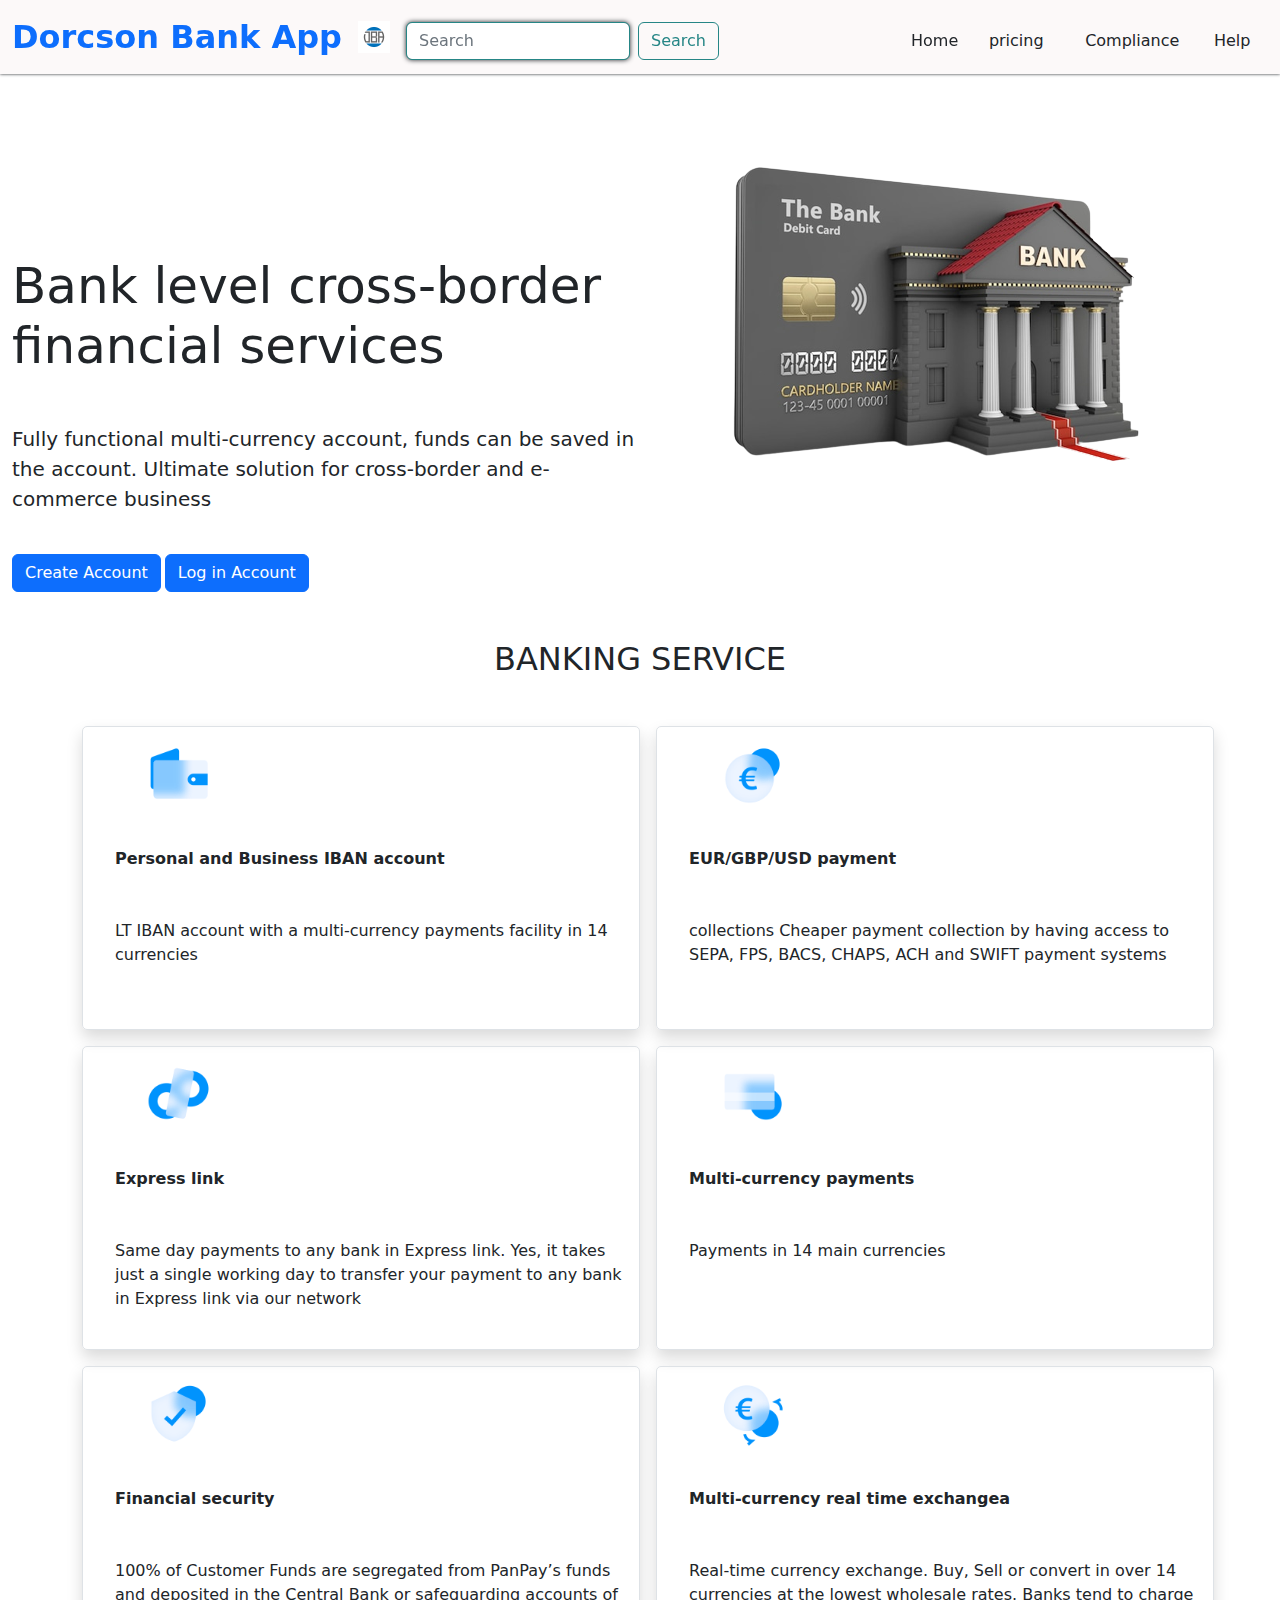
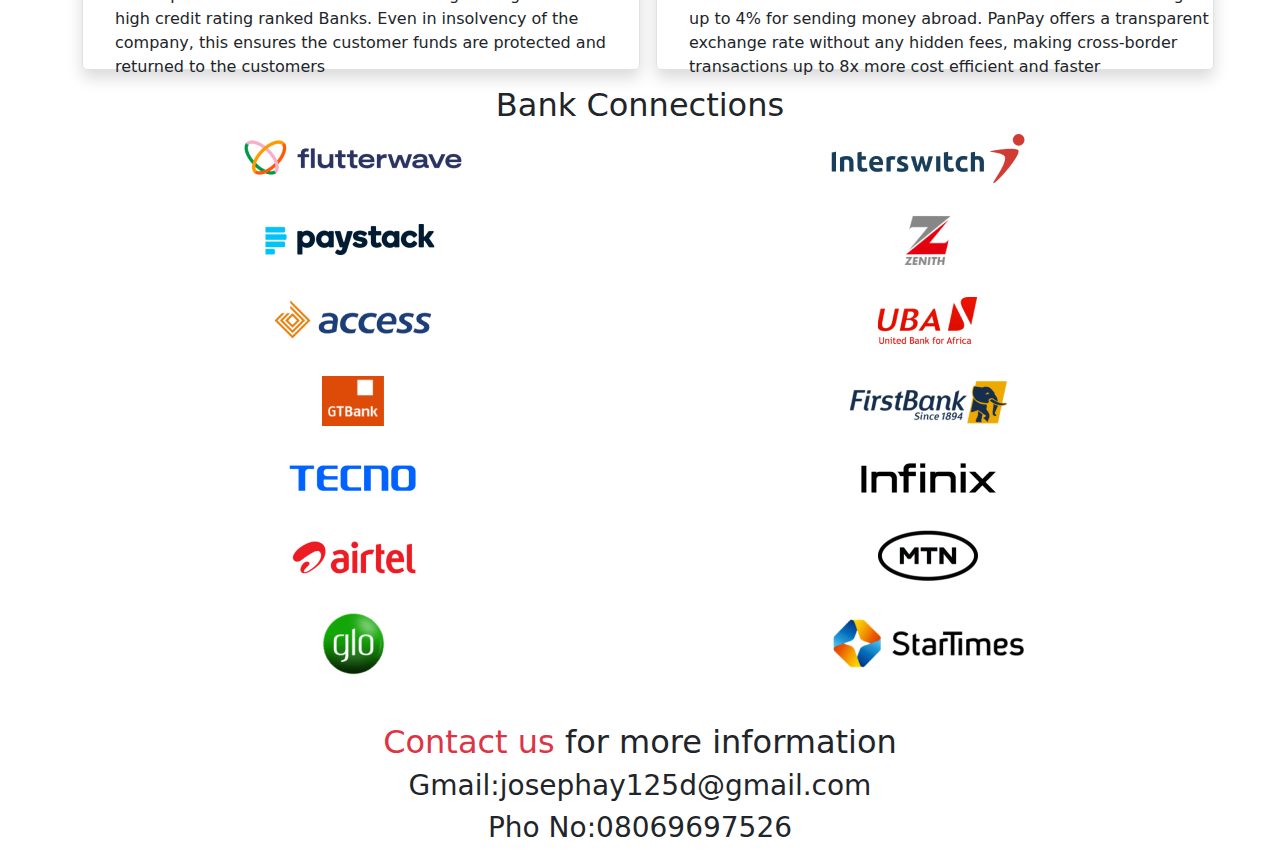
<file: index.html>
<!DOCTYPE html>
<html lang="en">

<head>
    <meta charset="UTF-8">
    <meta http-equiv="X-UA-Compatible" content="IE=edge">
    <meta name="viewport" content="width=device-width, initial-scale=1.0">
    <title>Document</title>
    <link rel="stylesheet" href="./css/bootstrap.css">
    <link rel="stylesheet" href="./home.css">
</head>

<body>

    <div class="cotainer">
        <!-- <div class="row"> -->
        <div class="contain">


            <nav class="navbar navbar-expand-lg bg-dark fixed-top">
                <div class="container-fluid">
                    <div class="d-flex">
                        <a class="navbar-brand text-primary fs-2 fw-bold" href="#">Dorcson Bank App</a>
                        <img style="height: 2pc;" src="./download.png" alt="">

                    </div>
                    <button class="navbar-toggler" type="button" data-bs-toggle="collapse"
                        data-bs-target="#navbarSupportedContent" aria-controls="navbarSupportedContent"
                        aria-expanded="false" aria-label="Toggle navigation">
                        <span class="navbar-toggler-icon"></span>
                    </button>
                    <div class="collapse navbar-collapse" id="navbarSupportedContent">

                        <form class="d-flex mt-2 ms-3" role="search">
                            <input class="form-control me-2 " style="border-color: rgb(38, 134, 134);" type="search"
                                placeholder="Search" aria-label="Search">
                            <button class="btn " style="border-color:  rgb(38, 134, 134);color: rgb(38, 134, 134) ;"
                                type="submit">Search</button>
                        </form>

                        <form class="d-flex">
                            <ul class="navbar-nav me-auto mb-2 mb-lg-0  ">
                                <li class="nav-item">
                                    <a class="nav-link active text-dark  mt-2 ms-4" aria-current="page"
                                        href="#">Home</a>
                                </li>

                                <div class="dropdown">
                                    <button class="dropbtn btn-select mt-2 bg-dark text-dark">pricing</button>
                                    <div class="dropdown-content">
                                        <a href="#">Business Banking</a>
                                        <a href="#">Personal Banking</a>
                                    </div>
                                </div>

                                <div class="dropdown">
                                    <button class="dropbtn btn-select mt-2 ms-3 bg-dark text-dark">Compliance </button>
                                    <div class="dropdown-content">
                                        <a href="#">Introduction</a>
                                        <a href="#">Code of conduct Code</a>
                                    </div>
                                </div>

                                <div class="dropdown">
                                    <button class="dropbtn btn-select mt-2  bg-dark text-dark">Help</button>
                                    <div class="dropdown-content">
                                        <a href="#">Sendbox</a>
                                        <a href="#">Google Authenticator</a>
                                    </div>
                                </div>
                                <div class="dropdown ">
                                    <button class="dropbtn btn-select mt-2  bg-dark text-dark">About</button>
                                    <div class="dropdown-contents">
                                        <a href="#">Company</a>
                                        <a href="#">Team</a>
                                        <a href="#">Contact</a>
                                        <a href="#">FAQ</a>
                                        <a href="#">Careers</a>
                                    </div>
                                </div>
                            </ul>


                    </div>
                </div>
            </nav>
        </div>
    </div>
    </div>

        <div class="container-fluid mt-5">
            <div class="row">
                <div class="d-md-flex">

                    <div class=" col-md-6">
                        <h1 class="text-dark">Bank level cross-border financial services</h1>
                        <p class="text-dark">Fully functional multi-currency account, funds can be saved in the account. Ultimate solution
                            for cross-border and e-commerce business</p>
                            <div class="d-flex logincontainer gap-md-1 mx-auto mt-4 ">
                                <a href="./signin.html"><button type="button" class="mx-auto  mt-3 btn btn-primary signinbtn "> Create Account</button> </a>
                                </button>
                                <a href="./signup.html"><button class="mx-auto btn btn-primary mt-3   signinbtn" aria-colcount="" onclick="" type="button"
                                        class="btn  text-light ms-1 loginbtn">Log in Account </button></a>
                            </div> 
                        </div>
                        <div class=" mt-md-5">
                            <img src="./3d-rendering-credit-card-with-bank-building-clipping-path-included_582173-43-removebg-preview.png" alt="">
                        </div>
                    </div> 
                </div>
            </div>


            <h2 class="text-center mt-5 mb-5">BANKING SERVICE</h2>

            <div class="container mx-auto">
                <div class="d-flex seperate gap-3 ">
                    <div class="col-6  shadow servicediv border border-1  ">
                        <img src="./box1.png" alt=""> <br>
                        <b> Personal and Business IBAN account</b>
                        <p> LT IBAN account with a multi-currency payments facility in 14 currencies</p>
                    </div>
                    <div class="col-6 shadow servicediv border border-1  ">
                        <img src="./box2.png" alt=""> <br>
                        <b>EUR/GBP/USD payment </b>
                        <p> collections
                            Cheaper payment collection by having access to SEPA, FPS, BACS, CHAPS, ACH and SWIFT payment
                            systems</p>
                    </div>
                </div>
                <div class="d-flex gap-3 seperate mt-3 ">
                    <div class="col-6 shadow servicediv border border-1  ">
                        <img src="./box3.png" alt=""> <br>
                        <b> Express link
                        </b> <br>
                        <p> Same day payments to any bank in Express link. Yes, it takes just a single working day to
                            transfer your payment to any bank in Express link via our network</p>
                      </div>
                    <div class="col-6 shadow servicediv border border-1 ">
                        <img src="./box4.png" alt=""> <br>

                        <b>Multi-currency payments</b>
                        <p>Payments in 14 main currencies</p>
                    </div>
                </div>
                <div class="d-flex gap-3 seperate mt-3 ">
                    <div class="col-6 shadow servicediv border border-1  ">
                        <img src="./box5.png" alt=""> <br>
                        <b> Financial security</b>
                        <p> 100% of Customer Funds are segregated from PanPay’s funds and deposited in the Central Bank
                            or safeguarding accounts of high credit rating ranked Banks. Even in insolvency of the
                            company, this ensures the customer funds are protected and returned to the customers</p>


                    </div>
                    <div class="col-6 shadow servicediv border border-1 ">
                        <img src="./box6.png" alt=""> <br>
                        <b>Multi-currency real time exchangea</b>

                        <p> Real-time currency exchange. Buy, Sell or convert in over 14 currencies at the
                            lowest wholesale rates. Banks tend to charge up to 4% for sending money abroad. PanPay
                            offers a transparent exchange rate without any hidden fees, making cross-border transactions
                            up to 8x more cost efficient and faster</p>
                    </div>
                </div>
            </div>
            <h2 class="text-center allimg mt-3 ">Bank Connections </h2>
            <div class="container bankconnectionimg ">
                <img src="./img/partners14.421d1d0d.png" alt="">
                <img src="./img/partners15.8560b951.png" alt="">
                <img src="./img/partners16.7423cbf3.png" alt="">
                <img src="./img/partners21.9059b156.png" alt="">
                <img src="./img/partners22.8a050d0a.png" alt="">
                <img src="./img/partners23.ca94180a.png" alt="">
                <img src="./img/partners24.bba01271.png" alt="">
                <img src="./img/partners25.e6921ec6.png" alt="">
                <img src="./img/partners26.02c13310.png" alt="">
                <img src="./img/partners27.3c16fe2f.png" alt="">
                <img src="./img/partners32.5458a46c.png" alt="">
                <img src="./img/partners33.af0c8183.png" alt="">
                <img src="./img/partners35.d853c155.png" alt="">
                <img src="./img/partners36.ca8ab0b2.png" alt="">

            </div>
            <div class="text-center  mt-5 information">
                <h2><span class="text-danger">Contact us </span> for more information</h2>
                <h3>Gmail:josephay125d@gmail.com</h3>
                <h3>Pho No:08069697526</h3>
                <h3></h3>
            </div>
        </div>





        <script src="./js/bootstrap.js"></script>
</body>

</html>
</file>
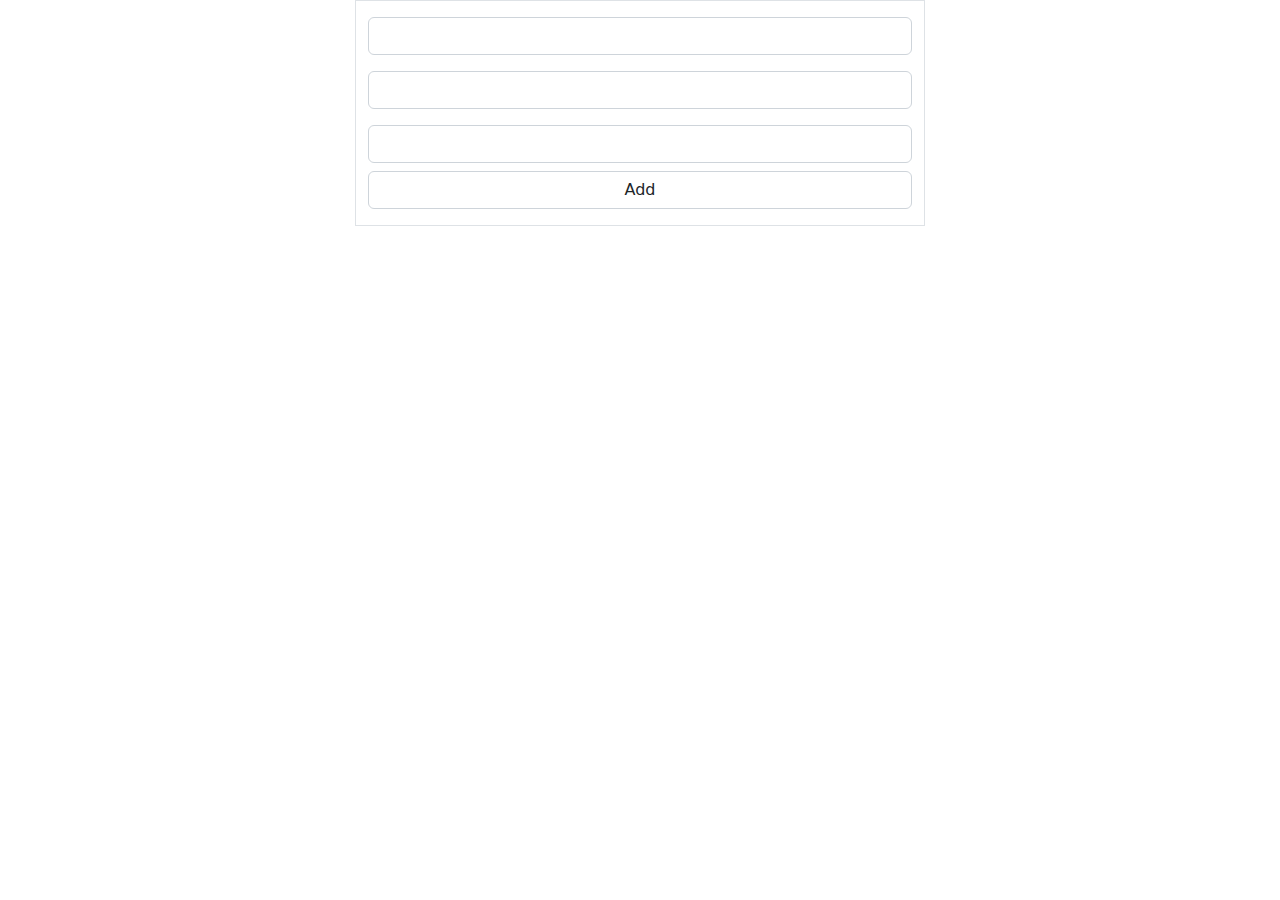
<file: addmoney.html>
<!DOCTYPE html>
<html lang="en">
<head>
    <meta charset="UTF-8">
    <meta http-equiv="X-UA-Compatible" content="IE=edge">
    <meta name="viewport" content="width=device-width, initial-scale=1.0">
    <title>Document</title>
    <link rel="stylesheet" href="./css/bootstrap.css">
</head>
<body>


    <!-- Button trigger modal -->
<button type="button" class="btn btn-primary d-lg-none" data-bs-toggle="modal" data-bs-target="#exampleModal">
    Launch demo modal
  </button>
  
  <!-- Modal -->
  <div class="modal fade" id="exampleModal" tabindex="-1" aria-labelledby="exampleModalLabel" aria-hidden="true">
    <div class="modal-dialog">
      <div class="modal-content">
        <div class="modal-header">
          <h1 class="modal-title fs-5" id="exampleModalLabel">Modal title</h1>
          <button type="button" class="btn-close" data-bs-dismiss="modal" aria-label="Close"></button>
        </div>
        <div class="modal-body">
          ...
        </div>
        <div class="modal-footer">
          <button type="button" class="btn btn-secondary" data-bs-dismiss="modal">dismiss</button>
          <button type="button" class="btn btn-primary">Save changes</button>
        </div>
      </div>
    </div>
  </div>

    <div class="container">
        <div class="row">
            <div class="class col-6 mx-auto border border-1 ">
                <input type="text" class="form-control mt-3 mb-2" placeholder="" id="">
                <input type="text" class="form-control mt-3 mb-2" placeholder="" id="">
                <input type="text" class="form-control mt-3 mb-2" placeholder="" id="">
                <button class="form-control mb-3" onclick="add()">Add</button>
            </div>
        </div>
    </div>


    <script src="./js/bootstrap.js"></script>
</body>
</html>
</file>
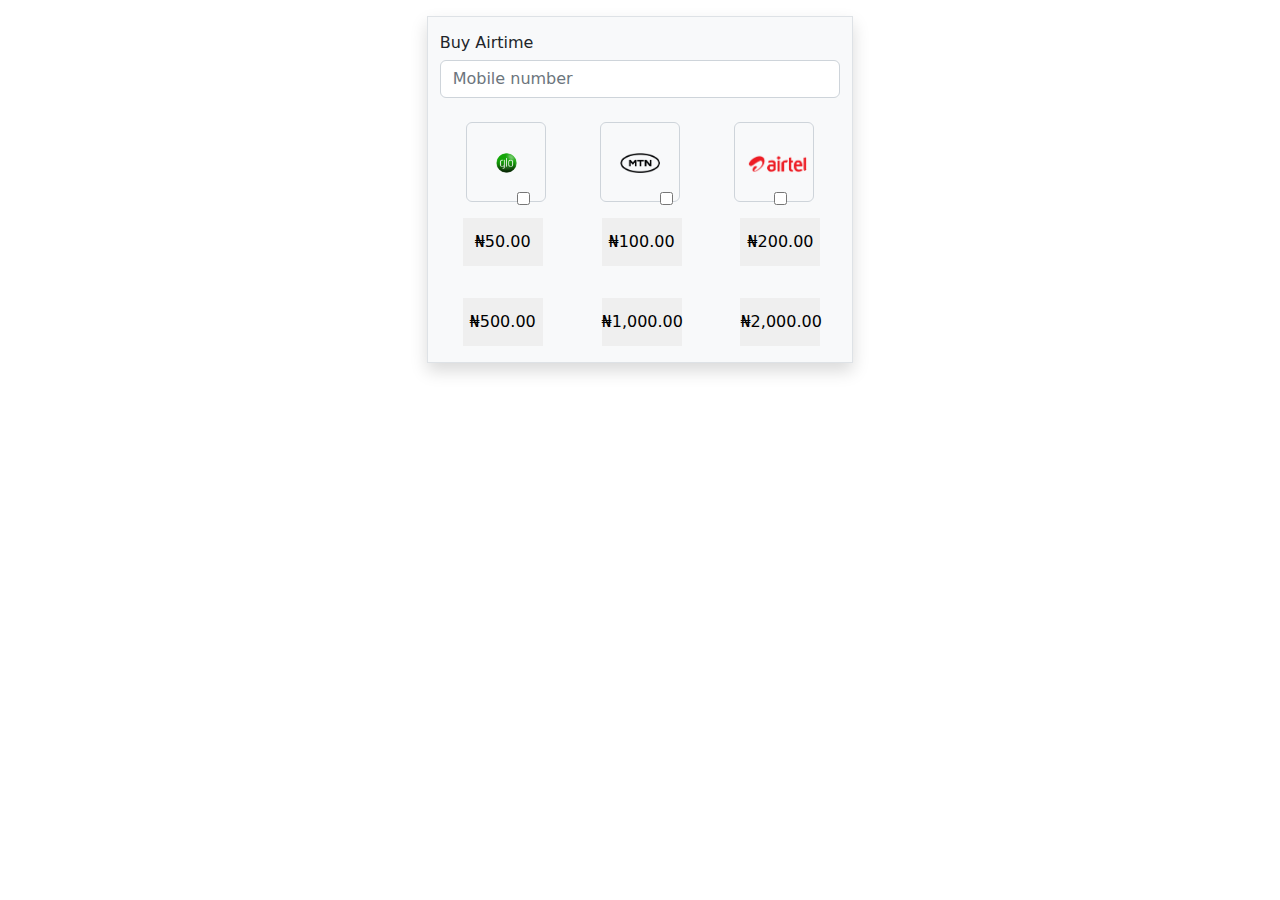
<file: buyairtime.html>
<!DOCTYPE html>
<html lang="en">

<head>
    <meta charset="UTF-8">
    <meta http-equiv="X-UA-Compatible" content="IE=edge">
    <meta name="viewport" content="width=device-width, initial-scale=1.0">
    <title>Document</title>
    <link rel="stylesheet" href="./airtime.css">
    <link rel="stylesheet" href="./css/bootstrap.css">
</head>

<body>
    <div class="container col-4 ">
        <div class="row">
            <div class=" border border-1  mx-auto mt-3 bg-light shadow">
                <h6 class="mt-3"> Buy Airtime</h6>
                <div id="totalAmountSaved"></div>

                <input type="text" class="form-control" placeholder="Mobile number" id="phoneNumber"><br>

                <div class="d-flex justify-content-around">
                    <button class="form-control btnairtime bg-light"><img src="./img/partners35.d853c155.png"
                            alt=""><input type="checkbox" id="check" class="checkbox"></button>

                    <button class="form-control btnairtime bg-light"><img src="./img/partners33.af0c8183.png"
                            alt=""><input type="checkbox" id="check1" class="checkbox"></button>
                    <button class="form-control btnairtime bg-light"><img src="./img/partners32.5458a46c.png"
                            alt=""><input type="checkbox" id="check2" class="checkbox"></button>

                </div>
                <div class="disp">
                    <button onclick="allAirTime('50')" class="amount ">₦50.00</button>
                    <button onclick="allAirTime('100')" class="amount ">₦100.00</button>
                    <button onclick="allAirTime('200')" class="amount ">₦200.00</button>
                    <button class="amount ">₦500.00</button>
                    <button class="amount ">₦1,000.00</button>
                    <button class="amount ">₦2,000.00</button>
                </div>
                <div id="displayAmount"></div>
                <div id="displayAmount1"></div>
            </div>
        </div>
    </div>

    <script>
        let allUser = JSON.parse(localStorage.getItem("localDetails"))
        let currentuserdetails = JSON.parse(localStorage.getItem("currentuserdetails"))
        let allAmount=(allUser[currentuserdetails].balance);
        totalAmountSaved.innerHTML="Total-Amount: ₦" + allAmount
        function allAirTime(firstAmount,secondeAmount,thirdAmount){
            if(!phoneNumber.value){
                alert("Field is required")
            }
            else if(isNaN(phoneNumber.value)){
                alert("this not a number")
                return phoneNumber.value==""
            }
            else if(check.checked == false && check1.checked == false && check2.checked == false){
                alert("Select Network")
                // return check.checked==false
            }
            else{
                totalAmountSaved.innerHTML="Total-Amount: ₦" + (Number(allAmount-firstAmount));
                if (firstAmount) {
                    alert(`You have been credited ${firstAmount}`)
                }
                else if(secondeAmount) {
                    (Number(allAmount-secondeAmount));
                    alert(`You have been credited ${secondeAmount}`)
                }
                else{   
                    (Number(allAmount-thirdAmount));
                    alert(`You have been credited ${thirdAmount}`)
                }
            }
        }
       
    </script>
</body>

</html>
</file>
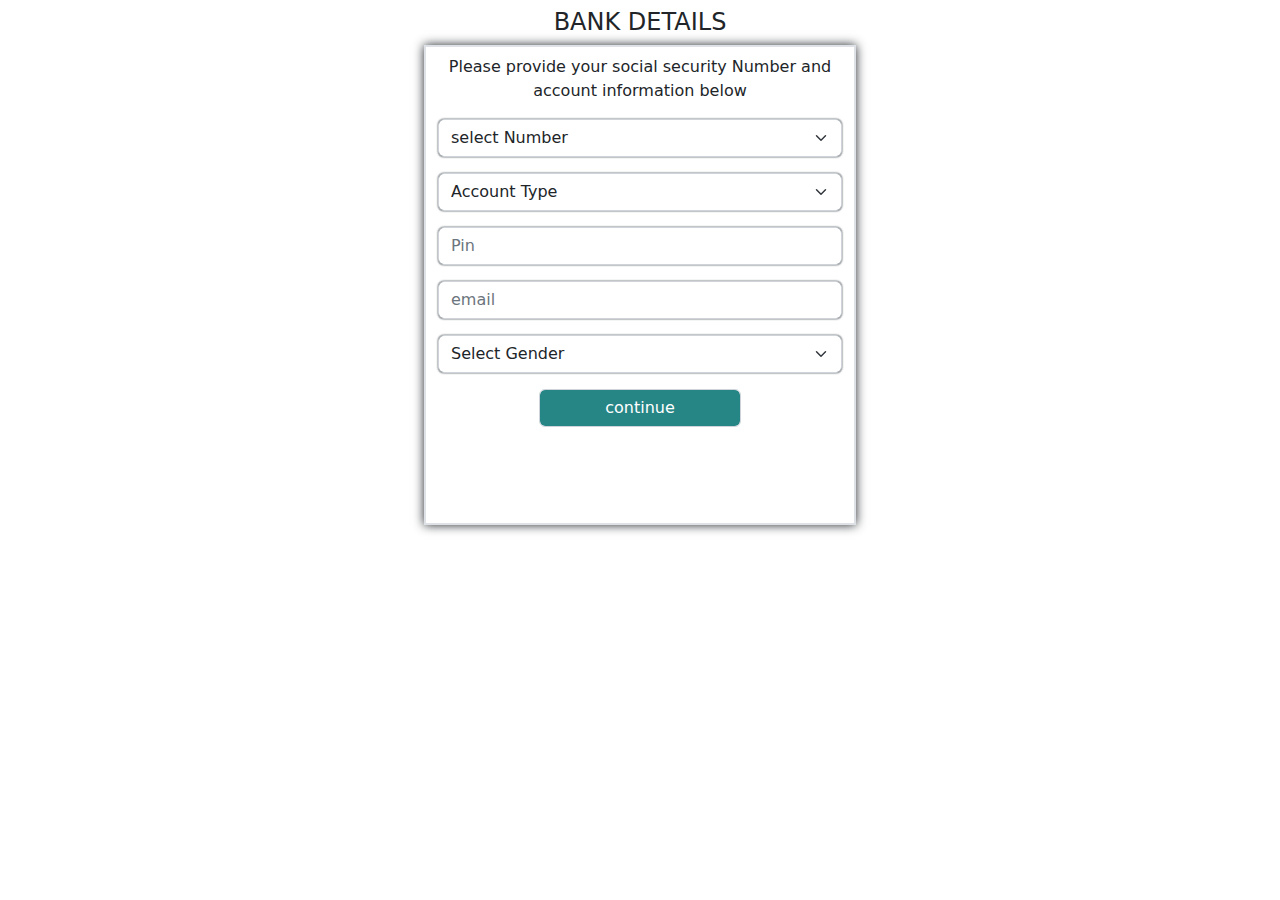
<file: confirm.html>
<!DOCTYPE html>
<html lang="en">

<head>
    <meta charset="UTF-8">
    <meta http-equiv="X-UA-Compatible" content="IE=edge">
    <meta name="viewport" content="width=device-width, initial-scale=1.0">
    <title>Document</title>
    <link rel="stylesheet" href="./confirm.css">
    <link rel="stylesheet" href="./css/bootstrap.css">
    <!-- <script src="https://unpkg.com/sweetalert/dist/sweetalert.min.js"></script> -->
</head>

<body>
    <div class="container  ">
        <h4 class="text-center text-dark mt-2">BANK DETAILS</h4>
        <div class="row">
            <div class="clas border border-2 mx-auto ">
                <!-- <img src="./developers-4.png" style="height: 25pc;position:absolute;top: 10pc;opacity: 0.3;" class="confirmimg" alt=""> -->
                <p class="text-center text-dark mt-2 fs-6">Please provide your social security Number and account
                    information
                    below</p>
                <select name="" id="pick" class="form-control form-select  mt-3">
                    <option value="">select Number</option>
                    <option value="BVN"> BVN</option>
                    <option value="Phone Number"> Phone Number</option>
                    <option value="NIN">NIN</option>
                </select>
                <div id="disps"></div>
                <select id="accountType" name="" class="form-control form-select mt-3">
                    <option value="">Account Type</option>
                    <option value="Real Account">Real Account</option>
                    <option v3lue="Personal Account">Personal Account</option>
                    <option value="Normal Account">Normal Account</option>
                    </section>
                    <div id="disps"></div>

                    <input type="password" class="form-control mt-3" placeholder="Pin" id="pi">
                    <div id="disp"></div>
                    <input type="text" class="form-control mt-3" placeholder="email" id="em">
                    <div id="disps"></div>

                    <select name="" class="form-select form-control mt-3" id="genDer">
                        <option value="0">Select Gender</option>
                        <option value="Male">Male</option>
                        <option value="Female">Female</option>
                    </select>
                    <div id="disps"></div>

                    <!-- <input type="text" class="form-control mt-3" placeholder="Gender" id="genDer"> -->
                    <button onclick=" getStarted()" class="form-control w-50 mx-auto mt-3 mb-3"> continue</button>

            </div>
        </div>
    </div>


    <script>
        //  allUser = JSON.parse(localStorage.getItem("localDetails"))
        // allUser.map((findAccount)=>{
        //     console.log(findAccount.accountNumber)
        // })
        let allDetailsInformation = []
        if (localStorage.allDetailsInformation) {
            allDetailsInformation = JSON.parse(localStorage.getItem("localInformation"))
            console.log(allDetailsInformation)
        }
        pi.value == ""
        em.value == ""
        genDer.value == ""
        pick.value == ""
        accountType.value == ""
        const getStarted = () => {
            var accountNumber = Math.round(Math.random() * 100000000)
            let take = pick.value
            let eachUser = {
                pin: pi.value,
                email: em.value,
                gender: genDer.value,
                selectType: pick.value,
                accountType: accountType.value,
                accountNumber: "01" + accountNumber,

            }

            let regexForPhone = /^[\d]{4}$/

            if (pi.value == "" || genDer.value == "" || em.value == "" || pick.value == "" || accountType == "") {
                alert("This field is required.")
                disps.className = "text-danger"
                pi.className = "form-control is-invalid"
                genDer.className = "form-control is-invalid"
                em.className = "form-control is-invalid"
                pick.className = "form-control is-invalid"
                accountType.className = "form-control is-invalid"
            }
            else if (!regexForPhone.test(pi.value)) {
                disp.innerHTML = "<div class='ms-1 warning'>Mininum of 4-digit</div>"
                disp.className = "text-danger"
                pi.className = "form-control is-invalid"
            }

            else {
                pi.className = "form-control is-valid  "
                disps.className = "text-success"
                genDer.className = "form-control is-valid  "
                em.className = "form-control is-valid  "
                pick.className = "form-control is-valid  "
                accountType.className = "form-control is-valid"


                allUser = JSON.parse(localStorage.getItem("localDetails"))
                var found = false
                allUser.map((users, index) => {
                    if (users.email == em.value) {
                       
                        found = true
                    }
                })
            }


            if (found == true) {
                // swal("Details confirm",  "You clicked the button!", "success");
                setTimeout(()=>{
                    window.location.href = "next.html"

                },1000)

            }
            else if (found == false) {
                em.className = "form-control is-invalid"
                // swal("email is not matching",  "You clicked the button!", "error"); 
            }

            allDetailsInformation.push(eachUser)
            localStorage.setItem("localInformation", JSON.stringify(allDetailsInformation))
            console.log(allDetailsInformation)
        }

    </script>


</body>

</html>
</file>
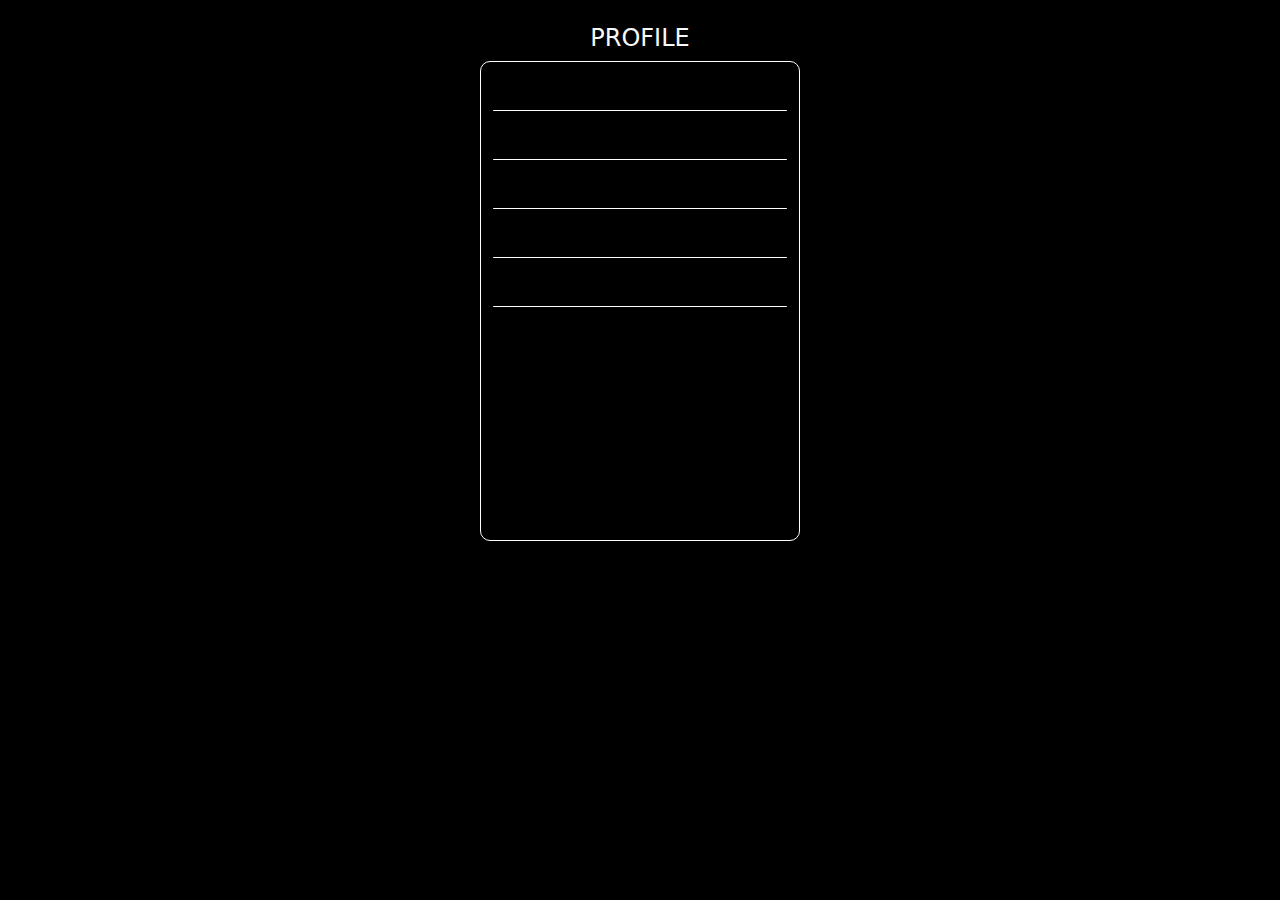
<file: profile.html>
<!DOCTYPE html>
<html lang="en">

<head>
    <meta charset="UTF-8">
    <meta http-equiv="X-UA-Compatible" content="IE=edge">
    <meta name="viewport" content="width=device-width, initial-scale=1.0">
    <title>Document</title>
    <link rel="stylesheet" href="./profile.css">
    <link rel="stylesheet" href="../css/bootstrap.css">
</head>

<body>
    <div class="container">
        <div class="row ">
            <h4 class="text-center mt-4 text-light " >PROFILE</h4>
            <div class="contain mx-auto">

                <div  class="mt-5 rounded text-light profile" id="disp"></div>
                <div  class="mt-5 rounded text-light profile" id="dispss"></div>
                <div  class="mt-5 rounded text-light profile" id="dispsss"></div>
                <div  class="mt-5 rounded text-light profile" id="dispssss"></div>
                <div  class="mt-5 rounded text-light profile" id="dispsssss"></div>

            </div>
        </div>
    </div>

    <script>

        let allUser = JSON.parse(localStorage.getItem("localDetails"))
        let currentuserdetails = JSON.parse(localStorage.getItem("currentuserdetails"))
        disp.innerHTML = `Name : ${allUser[currentuserdetails].firstname} `
        dispss.innerHTML = `Email : ${allUser[currentuserdetails].email}`
        let allDetailsInformation = JSON.parse(localStorage.getItem("localInformation"))
        allDetailsInformation.map((eachAccount) => {
            console.log(eachAccount.gender)
            dispsss.innerHTML = `Acc no : ${eachAccount.accountNumber}`
            dispsssss.innerHTML= `Gender :${eachAccount.gender}`
        })
        dispssss.innerHTML = `Date of Birth: ${allUser[currentuserdetails].dtaeofBirth}`

    </script>
</body>

</html>
</file>
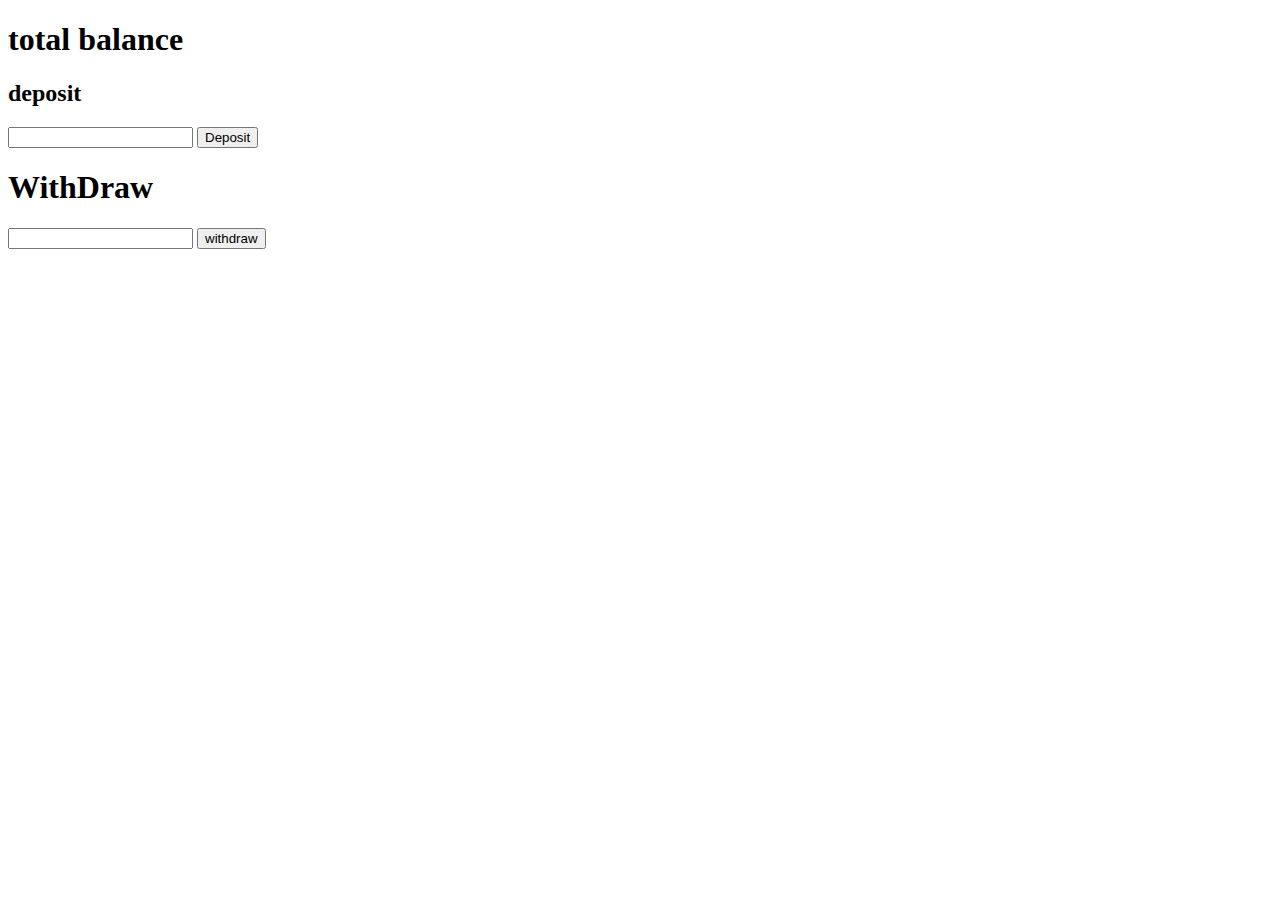
<file: with.html>
<!DOCTYPE html>
<html lang="en">
<head>
    <meta charset="UTF-8">
    <meta http-equiv="X-UA-Compatible" content="IE=edge">
    <meta name="viewport" content="width=device-width, initial-scale=1.0">
    <title>Document</title>
</head>
<body>
    
    <div class="flex">
        <div class="element-center">
            <div id="accBalance">
                <span class="wrap"></span>
                <h1>total balance</h1>
                <label for="" id="accountbalanceLbl"></label>
            </div>
            <div id="input">
                <h2>deposit</h2>
           
            <input type="text" id="userDeposit">
            <button id="btnDeposite">Deposit</button>

            <h1>WithDraw</h1>
            <input type="text" id="userWithDraw">
            <button id="btnWithDraw">withdraw</button>
        </div>
    </div>
</div>

<script>
    const accountbalanceLbl=document.getElementById("accountbalanceLbl");
    const deposite=[];
    const withdraw=[];
    let totalBalance=500;
    const userDeposit=document.getElementById("userDeposit");
    const btnDeposit=document.getElementById("btnDeposite");
    const userWithDraw=document.getElementById("userWithDraw");
    const btnWithDraw=document.getElementById("btnWithDraw");

 
    btnDeposit.addEventListener('click',()=>{
       
        if(isNaN(userDeposit.value)){

            alert("please enter a number")
            return userDeposit.value='';
        }
        else{
            if(userDeposit.value <0.01 || userDeposit.value >10000){
                alert("you ac only deposit between $0.01 and $10,000")
                return userDeposit.value='';
            }
            else{
                deposite.push(Number(userDeposit.value));
                totalBalance +=(Number(userDeposit.value))

                // let totalform=formatter.format(totalBalance)
                // document.getElementById("accountbalanceLbl").innerHTML = totalform
                document.getElementById("accountbalanceLbl").innerHTML=totalBalance
                console.log(userDeposit.value)
                return userDeposit.value=''
            }
        }
    })

    btnWithDraw.addEventListener('click',()=>{
        
        if(isNaN(userWithDraw.value)){
            alert("please enter number")
            return userWithDraw.value=''
        } else{
            if(userWithDraw.value > totalBalance -5){
                alert("no more")
                return userWithDraw.value=''
            }else{
                withdraw.push(Number(userWithDraw.value))
                totalBalance -=(Number(userWithDraw.value))
                document.getElementById("accountbalanceLbl").innerHTML=totalBalance
            
                console.log(userWithDraw.value)
                return userWithDraw.value=''
            }
        }
    })
</script>
</body>
</html>
</file>
<file: home.css>
* {
    padding: 0;
    margin: 0;
    box-sizing: border-box;
}


.navbar {
    z-index: 1;

    background-color: rgb(252, 249, 249) !important;
    box-shadow: 0 0  3px;
}

.dropbtn {
    width: 100px; height: 40px; background-color:#ffe672; 
      
    animation-name: scale-up-ver-center;
    animation-duration: 1s;
    animation-timing-function: ease;
    animation-delay: 0s;
    animation-iteration-count: 1;
    animation-direction: normal;
    animation-fill-mode: none;
     
    background-color: rgb(252, 249, 249) !important;
}

.navbar-nav {
    margin-left: 10pc;
}


.dropdown {
    position: relative;
    display: inline-block;
    /* display: flex; */
    /* align-items: center; */
    /* justify-content: center; */
    height: 50% !important;
}

.dropdown button {

    border: none;
}


.servicediv {
    padding-left: 2pc;
    border-radius: 5px;
    height: 19pc;
}

.servicediv img {
    height: 4pc;
    margin-left: 2pc;
    margin-top: 1pc;
    margin-bottom: 1pc;
}

b {
    font-size: 16px;
}

.servicediv p {
    font-size: 16px !important;
}

.dropdown-content {
    display: none;
    position: absolute;
    background-color: #f1f1f1;
    min-width: 180px;
    height: 130px;
    box-shadow: 0px 8px 16px 0px rgba(0, 0, 0, 0.2);
    z-index: 1;
}
.dropdown-contents{
    width: 7pc;
    background-color: #f1f1f1;
    display: none;
    position: absolute;
    min-width: red;
    z-index: 1;
}
.dropdown-contents a{
    text-align: center !important;
    font-size: 13px;
    color: black;
   text-decoration: none; 
   display: block;
   padding:8px 10px ;
}

.dropdown-content a {
    color: black;
    padding: 12px 16px;
    text-decoration: none;
    display: block;
    font-size: 14px;
}

.dropdown-content a:hover {
    background-color: #ddd;
}

.dropdown:hover .dropdown-content {
    display: block;
}
.dropdown:hover .dropdown-contents {
    display: block;
}



h1 {
    font-size: 50px !important;
    margin-top: 13pc !important;
}



.imagesize{
    width: 300pc !important;
    height: 30pc !important ;
}

p {
    margin-top: 3pc;
    font-size: 20px !important; 
   
}


.logincontainer {
    margin-top: 0pc;
 
}
.signinbtn:hover{
  background-color: white;
  color: blue;
}



.containinner{

    box-shadow: 0 0 10px;
    width: 19pc !important;
    height: 27pc !important;
    background-color: white;
    margin-top:0px !important;
    border-radius: 18px;
    padding-top: 2pc;
    
  }
  .containg{
    border-radius: 29px;
    border: none !important;
    height: 30pc !important;
    width: 24pc !important;
    margin-top:-2pc !important;
    background-color: rgba(56, 135, 253, 0.986);
  }
  .contaings{
    margin-top:1pc !important;
    border-radius: 29px;
    border:none;
    height: 19pc !important;
    width: 19pc !important;
    background-color:rgb(0, 110, 255);
  }
  input{
    box-shadow:  0 0 5px;
      width: 14pc !important;
      margin: auto !important;
  }
  h6{
    font-size: 2px !important;
    margin-left: 1pc;
    margin-top: 5px !important;
  }
  .check{
    width: 2pc !important;
  }

  @keyframes scale-up-ver-center {
          
      0% {
          transform:scale(4);
      }
      100% {
          transform:scale(1);
      }
  }



.btnsignin {
    margin-left:38px !important ;
    width: 14pc !important;
    color: white !important;
    background-color: rgb(0, 47, 255) !important;
}
.hrefbtn{
    text-decoration: none;
    margin-left:34px !important ;
    width: 14pc !important;
    color: white !important;
    background-color: rgb(0, 47, 255) !important;
}  
  
  .btnsignin:hover{
    border: 1px solid;
    background-color: white !important;
    color: blue !important;
  }
 
  .modal-content{
    height: 32pc;
  }
  .loginbtn{
    height: 3pc ;
  }
  .bankconnectionimg ,img{
    display: grid;
    margin: auto;
    gap: 2pc;
    
    grid-template-columns: repeat(2,1fr);
  }
  
@media (max-width:700px) {
    .navbar-nav {
        margin-left: 0px;
    }
.logincontainer{
    display: grid;
    gap: 1pc;
    margin: auto !important;
    margin-left: -3pc;
    grid-template-columns: repeat(1,1fr);
}
.information{
    margin-top: 27pc !important;
}
    .signinbtn {
        margin-bottom: 3pc;
        height: 4pc;
        width: 11pc;
    }
    .loginbtn{
        width: 10pc;
        height: 4pc ;
      }
      .loginbtn:hover{
        background-color: white !important;
        color: rgb(221, 83, 83) !important;
      }

    .signinbtn:hover {
        background-color: white !important;
        color: blue !important;

    }
    .bankconnectionimg ,img{
        height: 2pc !important;
    }
    .bordertext {
        
        background-image: url(./3d-rendering-credit-card-with-bank-building-clipping-path-included_582173-43-removebg-preview.png);
        background-repeat: no-repeat;

        border-bottom-left-radius: 10px ;
        border-bottom-right-radius: 10px ;
         height: 37pc;
     }
     .bordertext h1{
        margin-top: 1pc !important;
        font-size: 30px !important;
     }
     

     .bordertext p {
        margin-top: 0pc;
        font-size: 20px !important;
    }
    .backdrop{
        border-radius: 10px;
        margin-top: 16pc;
        
        height: 12pc;
        backdrop-filter: blur(10px);
    }
  .logincontainer {
    margin-left: 2pc;
    margin: auto !important;
  }

    .seperate {
        margin: auto !important;
        display: grid !important;
        grid-template-columns: repeat(1, 1fr);
    }

    .servicediv {
        margin: auto;
        width: 21pc !important;
   
    }

    .servicediv img {
        height: 4pc;
        margin-left: 2pc;
        margin-top: 2pc;
        margin-bottom: 2pc;
    }

    b {
        font-size: 16px;
    }

    .servicediv p {
        margin-top: 1px;
        font-size: 12px !important;
    }

    h1 {
        font-family: Arial, Helvetica, sans-serif;
        font-size: 255%;
        font-weight: 700;
        margin-top: 5pc !important;
    }

    .borderimg {
        display: none;
        width: 39pc;
        height: 28pc
    }

    .borderimg img {
        display: none;
        height: 30pc;
    }
}
@media (max-width:375px) {
    .navbar-nav {
        margin-left: 0px;
    }
.logincontainer{
    display: grid;
    gap: 2pc;
    grid-template-columns: repeat(1,1fr);
}
.information{
    margin-top: 27pc !important;
}
    .signinbtn {
        margin-bottom: 3pc;
        height: 4pc;
        width: 10pc;
    }
    .loginbtn{
        width: 10pc !important;
        height: 4pc !important ;
      }
      .loginbtn:hover{
        background-color: white !important;
        color: rgb(221, 83, 83) !important;
      }

    .signinbtn:hover {
        background-color: white !important;
        color: blue !important;

    }
    
    .bankconnectionimg ,img{
        display: grid;
    
        gap: 2pc;
        margin-left: -6px;
        height: 2pc !important;
        
        grid-template-columns: repeat(2,1fr);
      }
    .bordertext {
        
        background-image: url(./young-couple-with-smart-phone.jpg);
        background-repeat: no-repeat;

        border-bottom-left-radius: 10px ;
        border-bottom-right-radius: 10px ;
         height: 30pc;
     }
     .bordertext h1{
        margin-top: 1pc !important;
        font-size: 30px !important;
     }
     

     .bordertext p {
        margin-top: 0pc;
        font-size: 20px !important;
    }
    .backdrop{
        border-radius: 10px;
        margin-top: 16pc;
        
        height: 12pc;
        backdrop-filter: blur(10px);
    }
  .logincontainer {
    margin-left: -1pc !important;
    margin: auto !important;
  }

    .seperate {
        margin: auto !important;
        display: grid !important;
        grid-template-columns: repeat(1, 1fr);
    }

    .servicediv {
        margin-left: -8px;
        /* margin: auto; */
        width: 22pc;
       
   
    }

    .servicediv img {
        height: pc;
        margin-left: 2pc;
        margin-top: 2pc;
        margin-bottom: 2pc;
    }

    b {
        font-size: 16px;
    }

    .servicediv p {
        margin-top: 1px;
        font-size: 12px !important;
    }

    h1 {
        font-family: Arial, Helvetica, sans-serif;
        font-size: 255%;
        font-weight: 700;
        margin-top: 5pc !important;
    }

    .borderimg {
        display: none;
        width: 39pc;
        height: 28pc
    }

    .borderimg img {
        display: none;
        height: 30pc;
    }
}
@media (max-width:320px) {
    .navbar-nav {
        margin-left: 0px;
    }
.logincontainer{
    display: grid;
    gap: 0pc;
    grid-template-columns: repeat(1,1fr);
}
.information{
    margin-top: 27pc !important;
}
    .signinbtn {
        margin-bottom: 3pc;
        height: 4pc;
        width: 10pc;
    }
    .loginbtn{
        width: 10pc !important;
        height: 4pc !important ;
      }
      .loginbtn:hover{
        background-color: white !important;
        color: rgb(221, 83, 83) !important;
      }

    .signinbtn:hover {
        background-color: white !important;
        color: blue !important;

    }
    .bankconnectionimg ,img{
        height: 3pc !important;
    }
    .bordertext {
        
        background-image: url(./young-couple-with-smart-phone.jpg);
        background-repeat: no-repeat;
        height: 22pc;
        
        border-bottom-left-radius: 10px ;
        border-bottom-right-radius: 10px ;
    
     }
     .bordertext h1{
        margin-top: 1pc !important;
        font-size: 20px !important;
     }
     

     .bordertext p {
        margin-top: 0pc;
        font-size: 14px !important;
    }
    .backdrop{
        border-radius: 10px;
        margin-top: 11pc;
        width: 21pc;
        height: 10pc;
        backdrop-filter: blur(10px);
    }
  .logincontainer {
    margin-left: -1pc !important;
    margin: auto !important;
  }

    .seperate {
        margin: auto !important;
        display: grid !important;
        grid-template-columns: repeat(1, 1fr);
    }

    .servicediv {
        margin-left: -8px;
        width: 20pc;
       
   
    }

    .servicediv img {
        height: 4pc;
        margin-left: 2pc;
        margin-top: 2pc;
        margin-bottom: 2pc;
    }

    b {
        font-size: 16px;
    }

    .servicediv p {
        margin-top: 1px;
        font-size: 12px !important;
    }

    h1 {
        font-family: Arial, Helvetica, sans-serif;
        font-size: 200%;
        font-weight: 700;
        margin-top: 5pc !important;
    }

    .borderimg {
        display: none;
        width: 39pc;
        height: 28pc
    }

    .borderimg img {
        display: none;
        height: 30pc;
    }  
}
</file>
<file: airtime.css>
*{
    padding:0;
    margin: 0;
    box-sizing: border-box;
}
#checkbox{
    width: 5pc;
    height: 5pc;
}
.btnairtime{
    margin: auto !important;
    width: 5pc !important;
    height: 5pc;
    border: none;
}
.btnairtime img{
    height:20px; 
    border-radius: 10pc !important;
}
.amount{
    border: none;
    height: 3pc ;
    width: 5pc;
    margin-bottom: 1pc;
    margin-left: 23px;
}
.disp{
    margin-top: 1pc;
    display: grid;
    gap: 1pc;

    grid-template-columns: repeat(3,1fr);
}
.floe{
    width:20pc !important;
}
.pay{
    border: none;
    width: 4pc;
    border-radius:6px;
    /* height: 3pc; */
}
.checkbox{
    position: absolute;
    top: 12pc !important;
}
@media (max-width:688px) {
    .btnairtime{
        margin: auto !important;
        width: 5pc !important;
        height: 5pc;
        border: none;
    } 
    .container{
        margin-top: 5pc;
        width: 26pc !important;
    } 
    .checkbox{
        position: absolute;
        top: 17pc !important;
        /* right: 20pc;     */
        }
}
</file>
<file: confirm.css>
* {
    padding: 0;
    margin: 0;
    box-sizing: border-box;
}

.clas {
    margin-top: 1pc;
    box-shadow: 0 0 10px;
    width: 27pc !important;
    height: 30pc;
    margin-bottom: 2pc;
}
#disp{
    font-size: 12px;
}

.form-control {

    margin-top: 1pc;
    box-shadow: 0 0 2px;
}

button {
    background-color: rgb(38, 134, 134) !important;
    color: white !important;
}

.warning {
    margin-top: -2px;
}


@media (max-width:700px) {
    .clas {
        margin-top: 1pc;
        box-shadow: 0 0 10px;
        width: 27pc !important;
        height: 33pc;
        margin-bottom: 2pc;
    }

    .warning {
        margin-top: -15px;
    }

    .form-control {
        margin: auto;
        margin-bottom: 2pc;
        width: 20pc !important;
    }
    
    
    .confirmimg{
        height: 19pc !important;
        width: 26pc;
        opacity: 0.2 !important;
    }
}
</file>
<file: profile.css>
*{
    padding: 0;
    margin: 0;
    box-sizing: border-box;
}
body{
   background-color: black !important;
}
.contain{
    border-radius: 10px;
    border: 1px solid white;
    height: 30pc;
    width: 20pc !important;
}
.profile{
    border-bottom: 1px solid white !important;
}
@media (max-width:688px) {
    .contain{
        border-radius: 10px;
        border: 1px solid white;
        height: 33pc;
        width: 27pc !important;
    }
    .profile{
        margin-bottom: 4pc !important;
        border-bottom: 1px solid white !important;
    }
    }
</file>
